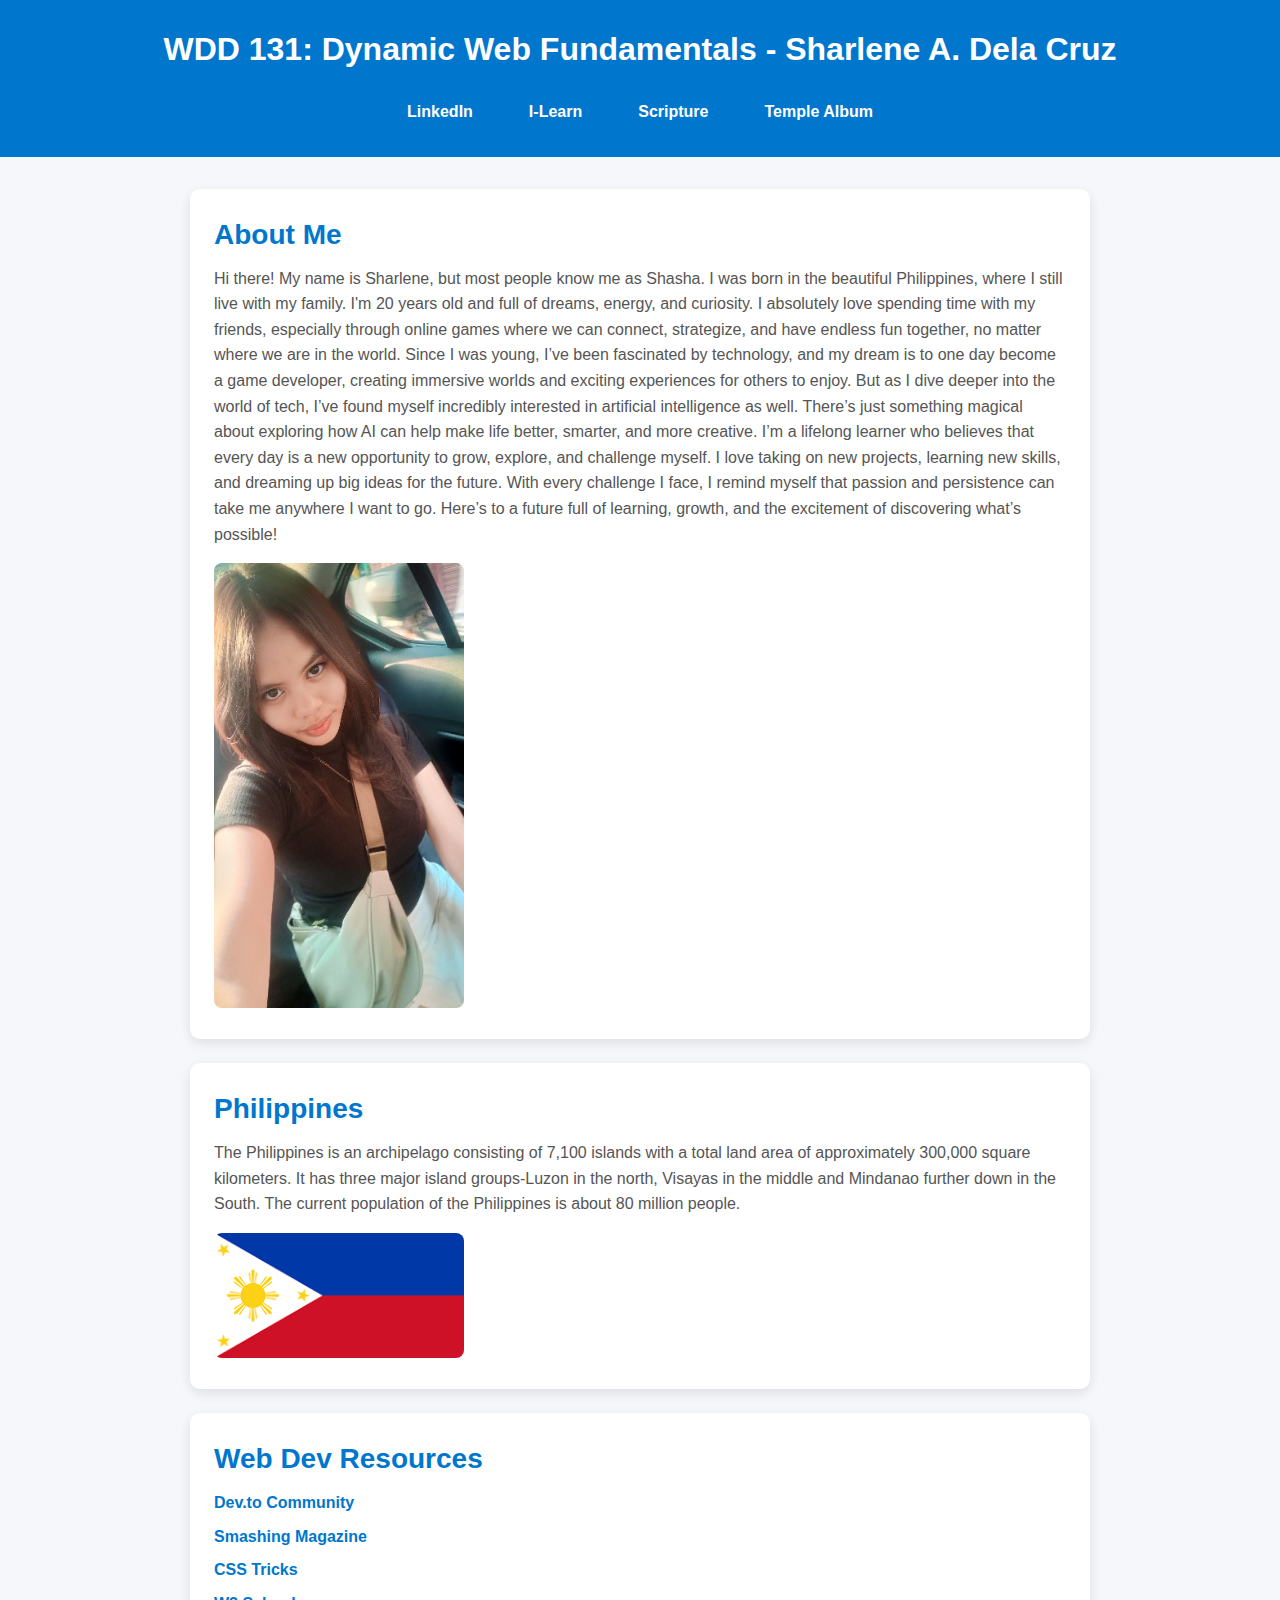
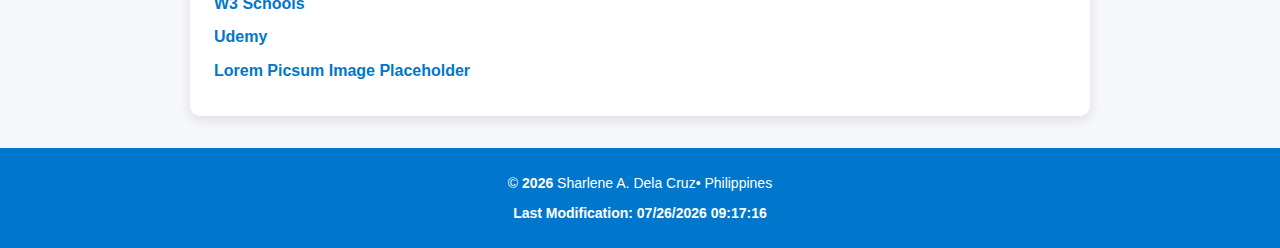
<file: index.html>
<!DOCTYPE html>
<html lang="en">

<head>
    <meta charset="UTF-8">
    <meta name="viewport" content="width=device-width, initial-scale=1.0">
    <title>WDD 131 - Dynamic Web Fundamentals - Sharlene A. Dela Cruz</title>
    <meta name="description" content="WDD 131 - Dynamic Web Fundamentals by Your Full Name">
    <meta name="author" content="Your Full Name">
    <link rel="stylesheet" href="styles/base.css">
    <script src="scripts/getdates.js" defer></script>
</head>

<body>
    <header>
        <h1>WDD 131: Dynamic Web Fundamentals - Sharlene A. Dela Cruz</h1>
        <nav>
            <a href="https://www.linkedin.com">LinkedIn</a>
            <a href="https://byui.instructure.com/">I-Learn</a>
            <a href="https://www.churchofjesuschrist.org/study/scriptures/bofm/alma/7?lang=eng&id=p8#p8">Scripture</a>
            <a href="temples.html">Temple Album</a>
        </nav>
    </header>

    <main>
        <section class="card">
            <h2>About Me</h2>
            <p>Hi there! My name is Sharlene, but most people know me as Shasha. I was born in the beautiful
                Philippines, where I still live with my family. I'm 20 years old and full of dreams, energy, and
                curiosity. I absolutely love spending time with my friends, especially through online games where we can
                connect, strategize, and have endless fun together, no matter where we are in the world.

                Since I was young, I’ve been fascinated by technology, and my dream is to one day become a game
                developer, creating immersive worlds and exciting experiences for others to enjoy. But as I dive deeper
                into the world of tech, I’ve found myself incredibly interested in artificial intelligence as well.
                There’s just something magical about exploring how AI can help make life better, smarter, and more
                creative.

                I’m a lifelong learner who believes that every day is a new opportunity to grow, explore, and challenge
                myself. I love taking on new projects, learning new skills, and dreaming up big ideas for the future.
                With every challenge I face, I remind myself that passion and persistence can take me anywhere I want to
                go. Here’s to a future full of learning, growth, and the excitement of discovering what’s possible!</p>
            <img src="images/sha.jpg" alt="Sha's Photo">
        </section>

        <section class="card">
            <h2>Philippines</h2>
            <p>The Philippines is an archipelago consisting of 7,100 islands with a total land area of approximately
                300,000 square kilometers. It has three major island groups-Luzon in the north, Visayas in the middle
                and Mindanao further down in the South. The current population of the Philippines is about 80 million
                people.</p>
            <img src="images/ph.png" alt="Flag of Philippines">
        </section>

        <section class="card">
            <h2>Web Dev Resources</h2>
            <ul>
                <li><a href="https://dev.to">Dev.to Community</a></li>
                <li><a href="https://www.smashingmagazine.com">Smashing Magazine</a></li>
                <li><a href="https://css-tricks.com">CSS Tricks</a></li>
                <li><a href="https://www.w3schools.com">W3 Schools</a></li>
                <li><a href="https://www.udemy.com">Udemy</a></li>
                <li><a href="https://placeholder.com">Lorem Picsum Image Placeholder</a></li>
            </ul>
        </section>
    </main>

    <footer>
        <p>&copy; <span id="currentyear"></span> Sharlene A. Dela Cruz• Philippines</p>
        <p id="lastModified"></p>
    </footer>
</body>

</html>
</file>
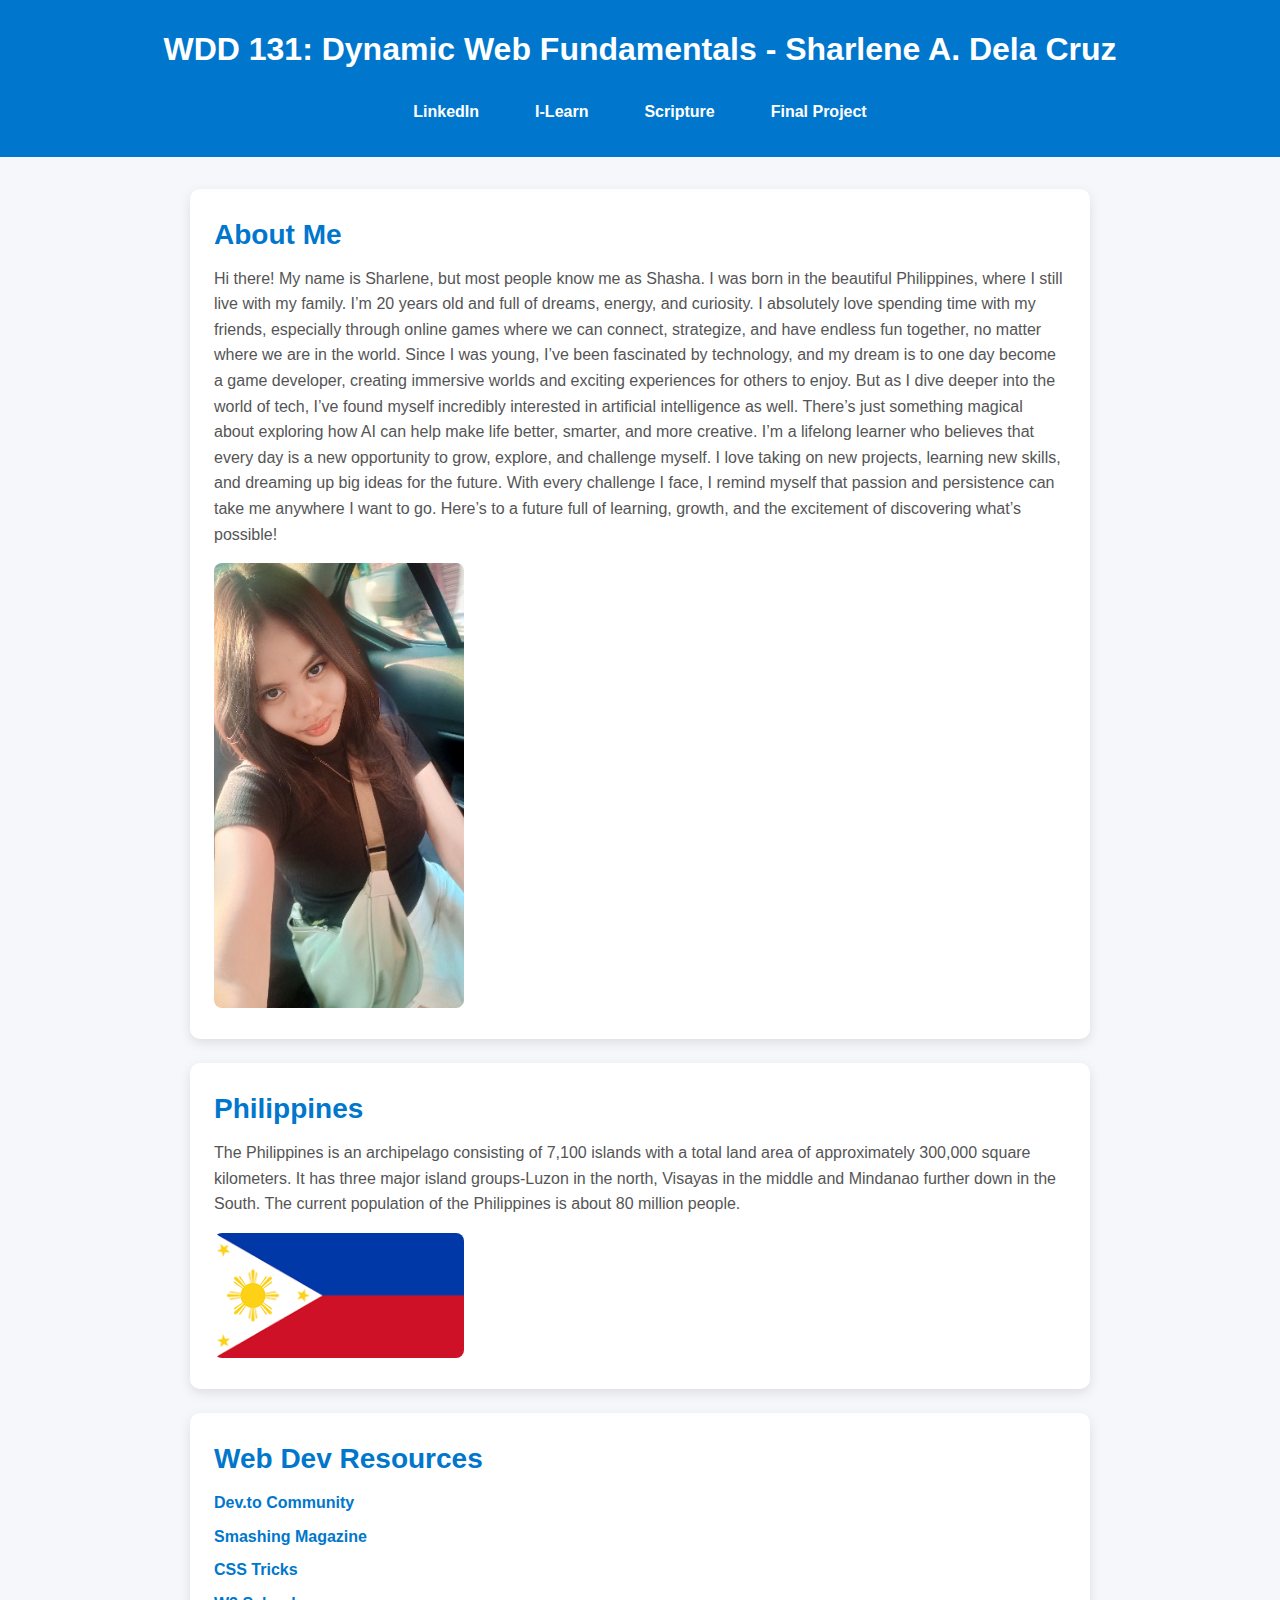
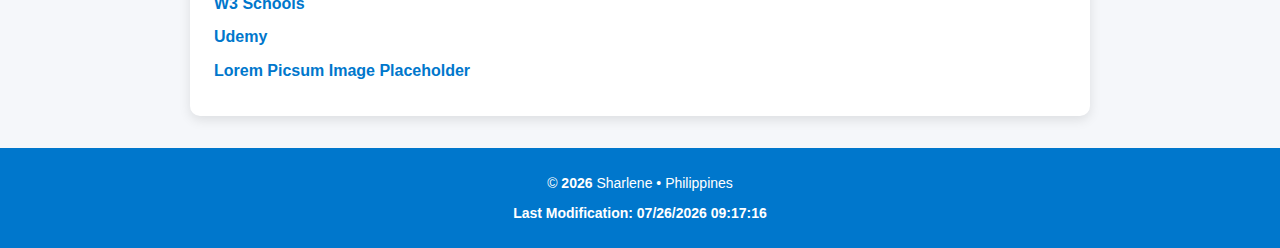
<file: W01 Assignment-Home Page/index.html>
<!DOCTYPE html>
<html lang="en">

<head>
    <meta charset="UTF-8">
    <meta name="viewport" content="width=device-width, initial-scale=1.0">
    <title>WDD 131 - Dynamic Web Fundamentals - Sharlene A. Dela Cruz</title>
    <meta name="description" content="WDD 131 - Dynamic Web Fundamentals by Your Full Name">
    <meta name="author" content="Your Full Name">
    <link rel="stylesheet" href="styles/base.css">
    <script src="scripts/getdates.js" defer></script>
</head>

<body>
    <header>
        <h1>WDD 131: Dynamic Web Fundamentals - Sharlene A. Dela Cruz</h1>
        <nav>
            <a href="https://www.linkedin.com">LinkedIn</a>
            <a href="https://byui.instructure.com/">I-Learn</a>
            <a href="https://www.churchofjesuschrist.org/study/scriptures/bofm/alma/7?lang=eng&id=p8#p8">Scripture</a>
            <a href="#">Final Project</a>
        </nav>
    </header>

    <main>
        <section class="card">
            <h2>About Me</h2>
            <p>Hi there! My name is Sharlene, but most people know me as Shasha. I was born in the beautiful
                Philippines, where I still live with my family. I’m 20 years old and full of dreams, energy, and
                curiosity. I absolutely love spending time with my friends, especially through online games where we can
                connect, strategize, and have endless fun together, no matter where we are in the world.

                Since I was young, I’ve been fascinated by technology, and my dream is to one day become a game
                developer, creating immersive worlds and exciting experiences for others to enjoy. But as I dive deeper
                into the world of tech, I’ve found myself incredibly interested in artificial intelligence as well.
                There’s just something magical about exploring how AI can help make life better, smarter, and more
                creative.

                I’m a lifelong learner who believes that every day is a new opportunity to grow, explore, and challenge
                myself. I love taking on new projects, learning new skills, and dreaming up big ideas for the future.
                With every challenge I face, I remind myself that passion and persistence can take me anywhere I want to
                go. Here’s to a future full of learning, growth, and the excitement of discovering what’s possible!</p>
            <img src="images/sha.jpg" alt="Sha's Photo">
        </section>

        <section class="card">
            <h2>Philippines</h2>
            <p>The Philippines is an archipelago consisting of 7,100 islands with a total land area of approximately
                300,000 square kilometers. It has three major island groups-Luzon in the north, Visayas in the middle
                and Mindanao further down in the South. The current population of the Philippines is about 80 million
                people.</p>
            <img src="images/ph.png" alt="Flag of Philippines">
        </section>

        <section class="card">
            <h2>Web Dev Resources</h2>
            <ul>
                <li><a href="https://dev.to">Dev.to Community</a></li>
                <li><a href="https://www.smashingmagazine.com">Smashing Magazine</a></li>
                <li><a href="https://css-tricks.com">CSS Tricks</a></li>
                <li><a href="https://www.w3schools.com">W3 Schools</a></li>
                <li><a href="https://www.udemy.com">Udemy</a></li>
                <li><a href="https://placeholder.com">Lorem Picsum Image Placeholder</a></li>
            </ul>
        </section>
    </main>

    <footer>
        <p>&copy; <span id="currentyear"></span> Sharlene • Philippines</p>
        <p id="lastModified"></p>
    </footer>
</body>

</html>
</file>
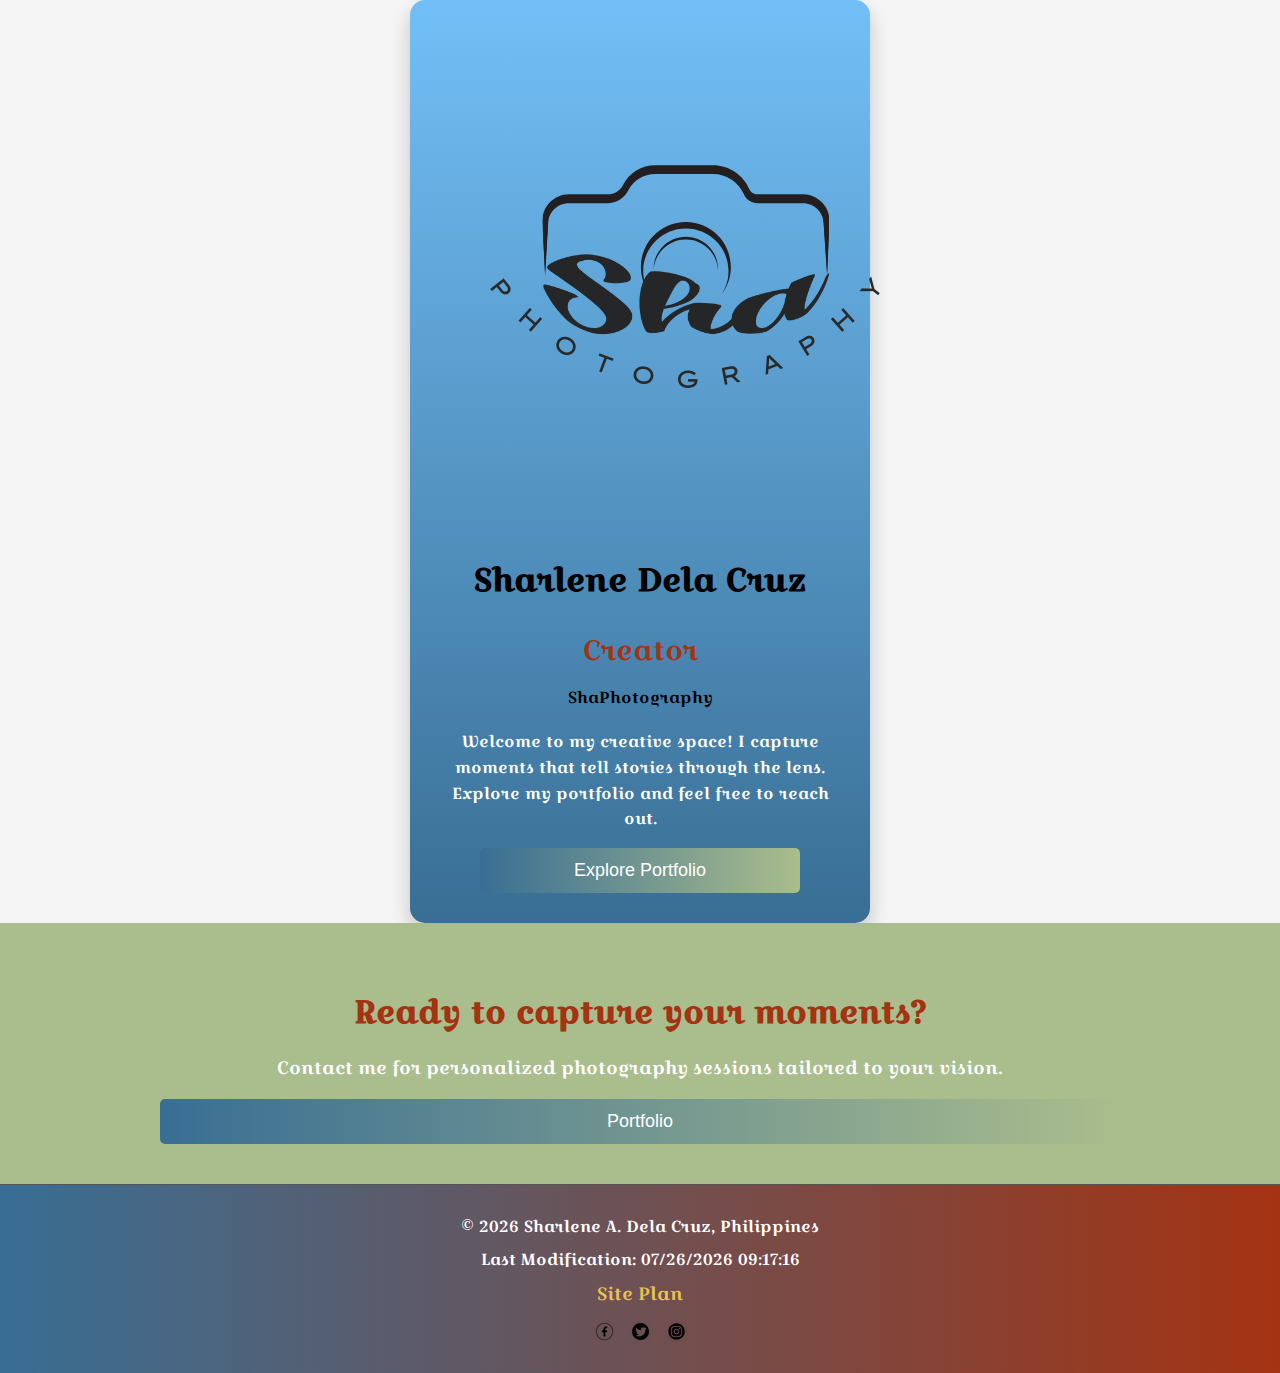
<file: contact.html>
<!DOCTYPE html>
<html lang="en">

<head>
    <meta charset="UTF-8">
    <meta name="viewport" content="width=device-width, initial-scale=1.0">
    <link rel="stylesheet" href="styles/contact.css">
    <script defer src="scripts/getdates.js"></script>
    <title>Contact</title>
</head>

<body>
    <div class="card">
        <img src="images/2Logo.png" alt="logo">
        <h1>Sharlene Dela Cruz</h1>
        <p class="title">Creator</p>
        <p>ShaPhotography</p>


        <div class="introduction">
            <p>Welcome to my creative space! I capture moments that tell stories through the lens. Explore my portfolio
                and feel free to reach out.</p>
        </div>

        <a href="portfolio.html" class='about'>
            <button>Explore Portfolio</button>
        </a>
    </div>


    <section class="cta-section">
        <h2>Ready to capture your moments?</h2>
        <p>Contact me for personalized photography sessions tailored to your vision.</p>
        <a href="portfolio.html" class="cta-button">
            <button>Portfolio</button>
        </a>
    </section>

    <footer>
        <p>&copy; <span id="currentyear"></span> Sharlene A. Dela Cruz, Philippines</p>
        <p id="lastModified"></p>
        <p><a href="siteplan.html">Site Plan</a></p>
        <div class="social">
            <a href="https://www.facebook.com/Shasha.0217">
                <img src="images/facebook.png" alt="Facebook icon">
            </a>
            <a href="https://twitter.com">
                <img src="images/twitter.png" alt="Twitter icon">
            </a>
            <a href="https://instagram.com">
                <img src="images/instagram.png" alt="Instagram icon">
            </a>
        </div>
    </footer>
</body>

</html>
</file>
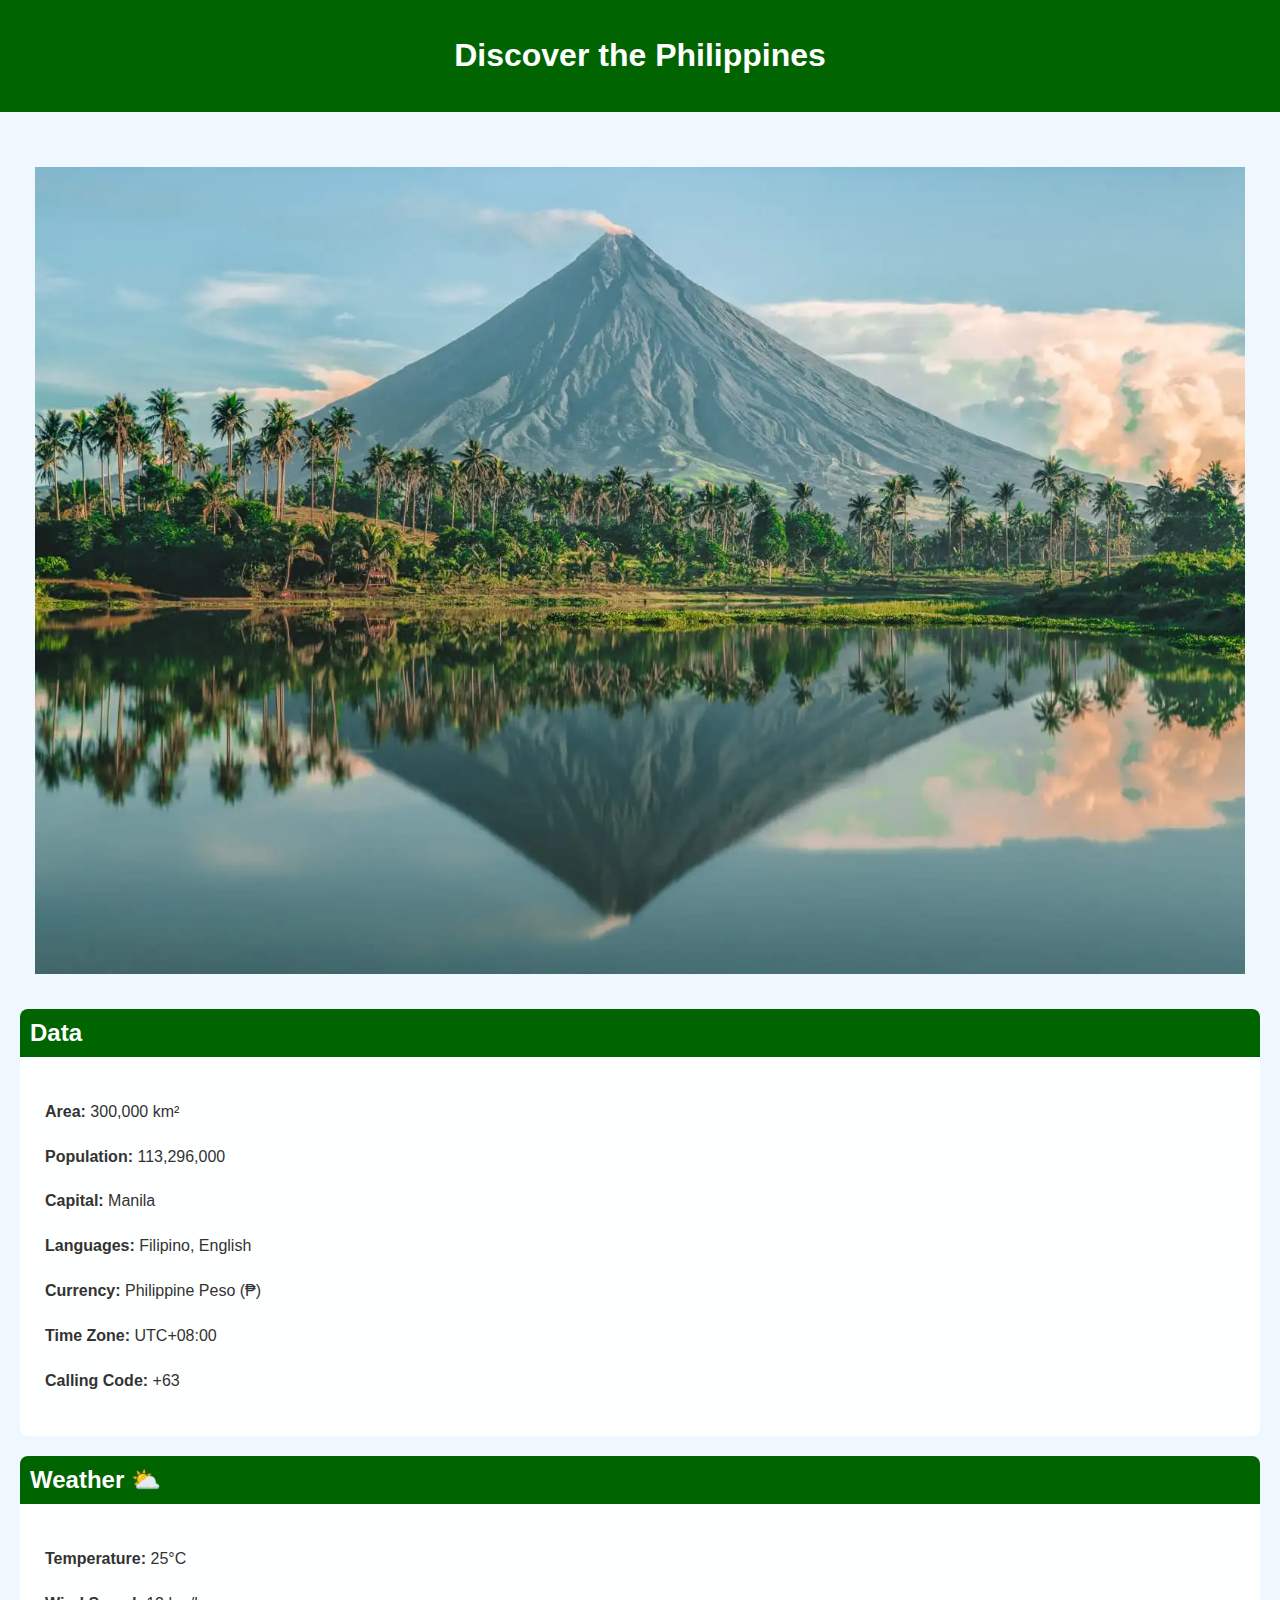
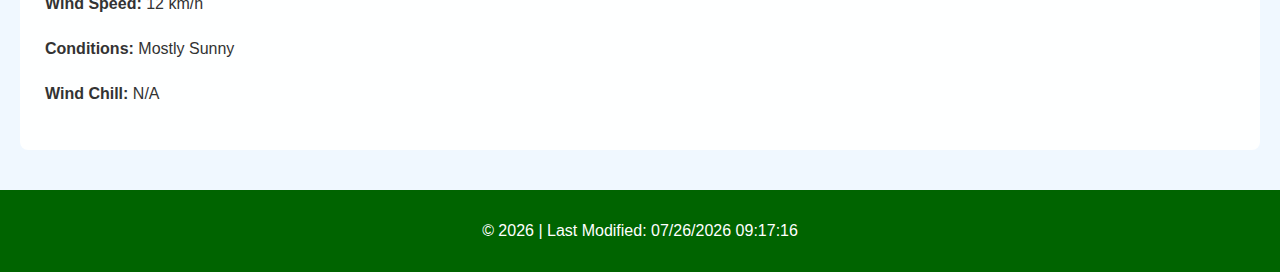
<file: place.html>
<!DOCTYPE html>
<html lang="en">

<head>

    <link rel="preconnect" href="https://fonts.gstatic.com" crossorigin>
    <link href="https://fonts.googleapis.com/css2?family=Poppins:wght@300;400;500;600&display=swap" rel="stylesheet">
    <meta charset="UTF-8">
    <meta name="viewport" content="width=device-width, initial-scale=1.0">
    <meta name="description"
        content="A comprehensive guide to the weather and data of the Philippines, including population, capital, and real-time weather information.">
    <meta name="Author" content="Sharlene Dela Cruz">
    <title>Philippines - WDD131</title>
    <link rel="stylesheet" href="styles/place.css">
    <script src="scripts/place.js" defer></script>
</head>

<body>
    <header>
        <h1>Discover the Philippines</h1>
    </header>

    <main>

        <section class="hero">
            <picture>
                <source srcset="assets/hero/hero-large.webp" media="(min-width: 768px)">
                <source srcset="assets/hero/hero-small.webp" media="(max-width: 767px)">
                <img src="assets/hero/hero-large.webp" alt="Beautiful landscape of the Philippines">
            </picture>
        </section>


        <section class="data">
            <h2>Data</h2>
            <div class="data-info">
                <p><strong>Area:</strong> 300,000 km²</p>
                <p><strong>Population:</strong> 113,296,000</p>
                <p><strong>Capital:</strong> Manila</p>
                <p><strong>Languages:</strong> Filipino, English</p>
                <p><strong>Currency:</strong> Philippine Peso (₱)</p>
                <p><strong>Time Zone:</strong> UTC+08:00</p>
                <p><strong>Calling Code:</strong> +63</p>
            </div>
        </section>


        <section class="weather">
            <h2>Weather ⛅</h2>
            <div class="weather-info">
                <p><strong>Temperature:</strong> <span id="temperature">25°C</span></p>
                <p><strong>Wind Speed:</strong> <span id="wind-speed">12 km/h</span></p>
                <p><strong>Conditions:</strong> Mostly Sunny</p>
                <p><strong>Wind Chill:</strong> <span id="wind-chill">N/A</span></p>
            </div>
        </section>
    </main>

    <footer>
        <p>© <span id="current-year"></span> | Last Modified: <span id="last-modified"></span></p>
    </footer>
</body>

</html>
</file>
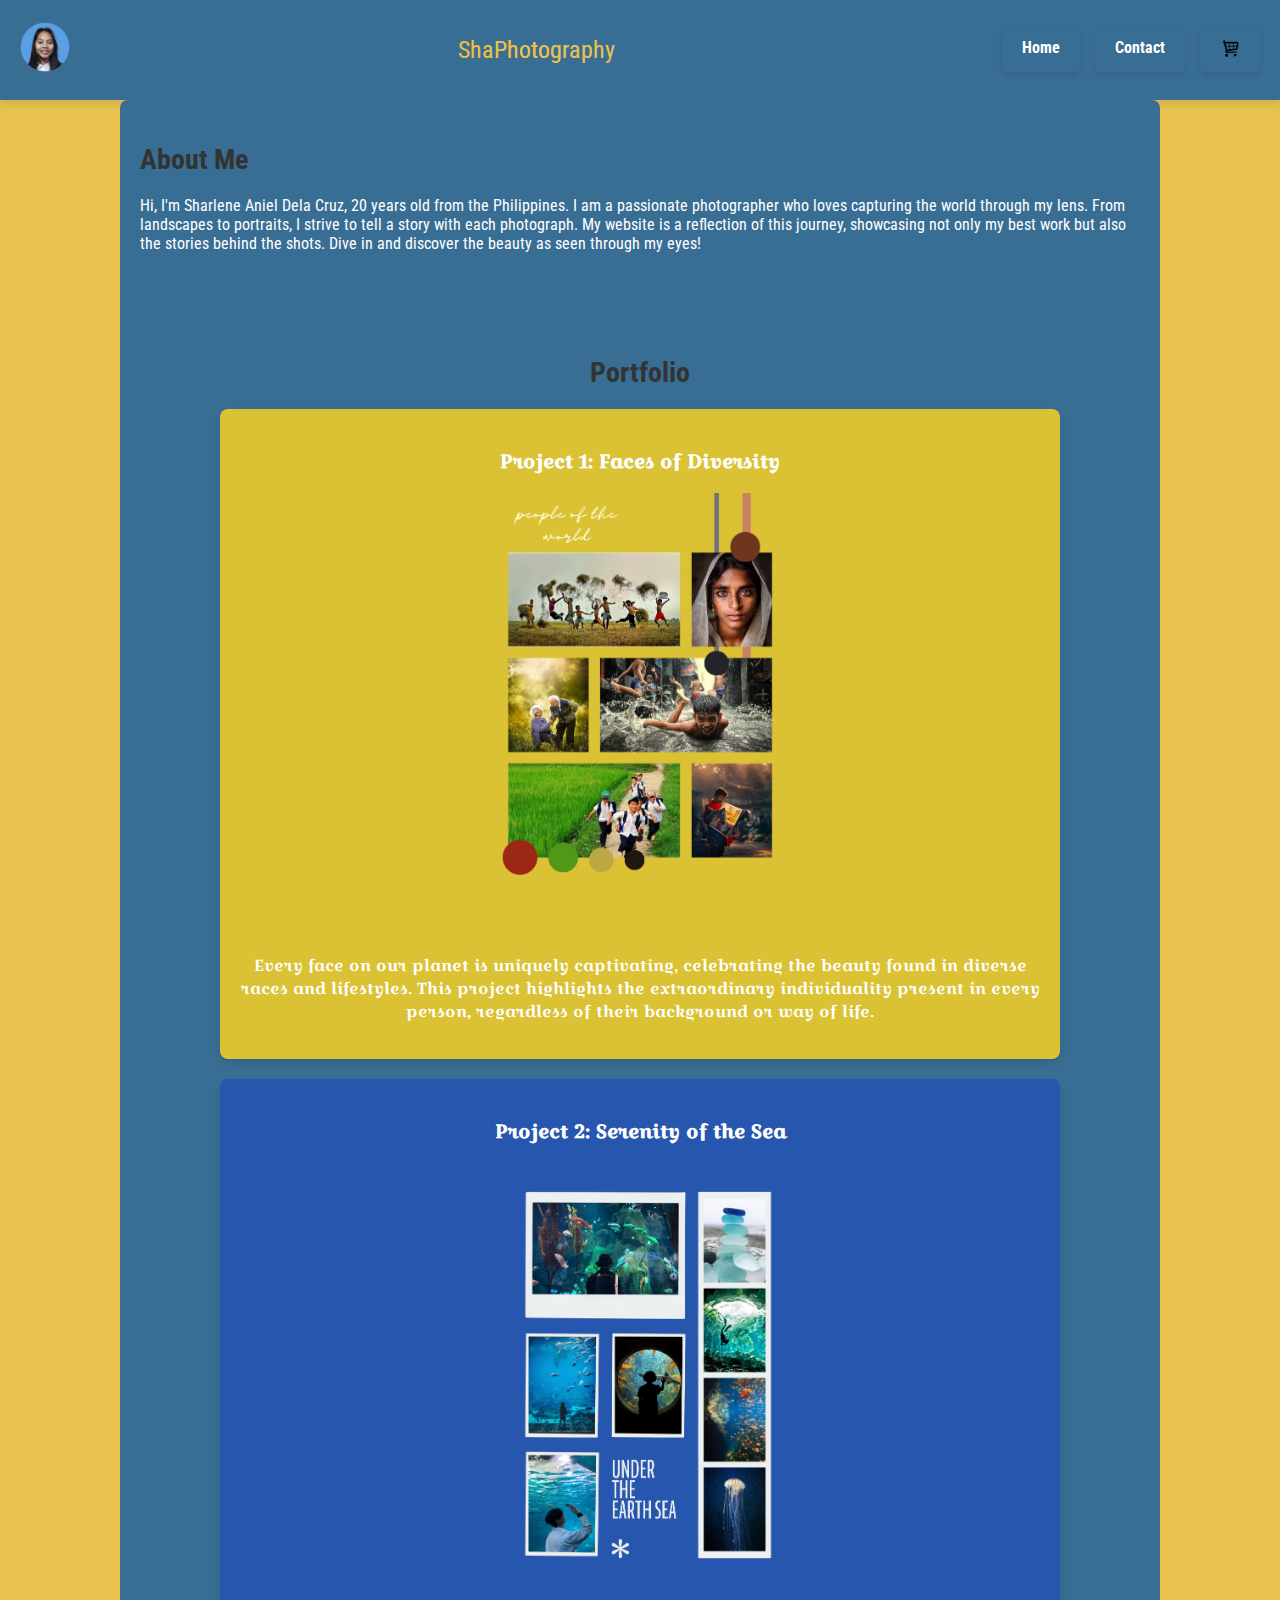
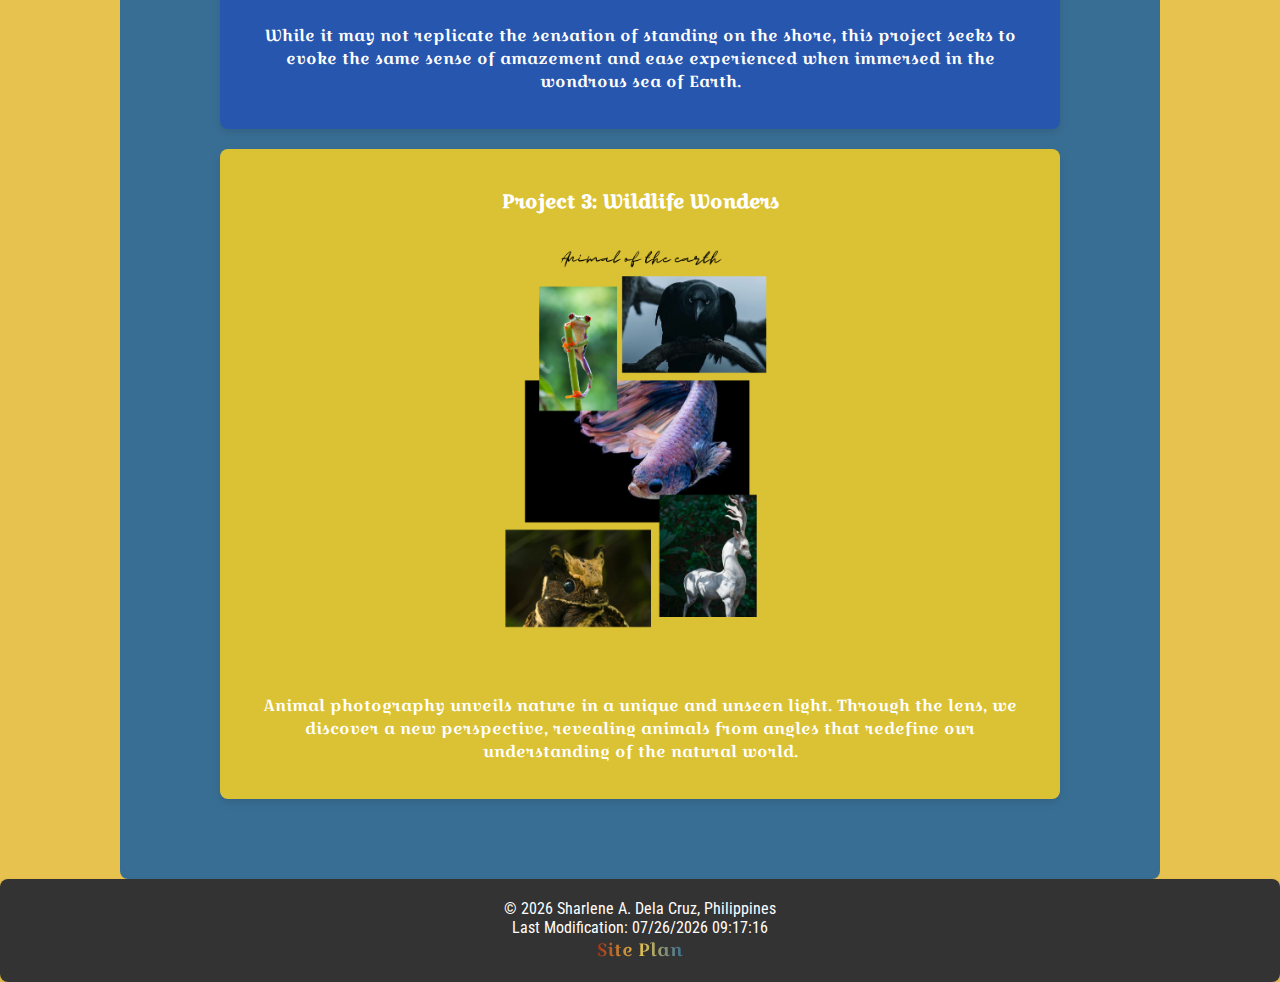
<file: portfolio.html>
<!DOCTYPE html>
<html lang="en">

<head>
    <meta charset="UTF-8">
    <meta name="viewport" content="width=device-width, initial-scale=1.0">
    <title>My Portfolio</title>
    <link rel="stylesheet" href="styles/portfolio.css">
    <script defer src="scripts/getdates.js"></script>
</head>

<body>
    <header>
        <a href="contact.html" aria-label="Profile Page">
            <img src="images/face.png" alt="Profile Picture" class="face"
                style="width: 50px; height: auto; border-radius: 50%;">
        </a>
        <p><a href="site.html" class="site-title">ShaPhotography</a></p>
        <nav>
            <a href="site.html">Home</a>
            <a href="contact.html">Contact</a>
            <a href="buy.html" aria-label="Shopping Cart">
                <img src="images/cart.png" alt="Cart" class="buy" style="width: 20px; height: auto;">
            </a>
        </nav>
    </header>

    <div class="container">
        <section id="about">
            <h2>About Me</h2>
            <p>
                Hi, I'm Sharlene Aniel Dela Cruz, 20 years old from the Philippines. I am a passionate photographer who
                loves capturing the world through my lens. From landscapes to portraits, I strive to tell a story with
                each photograph.
                My website is a reflection of this journey, showcasing not only my best work but also the stories behind
                the shots. Dive in and discover the beauty as seen through my eyes!
            </p>
        </section>

        <section id="portfolio">
            <h2>Portfolio</h2>

            <div class="project">
                <h3>Project 1: Faces of Diversity</h3>
                <a href="images/project1.png">
                    <img src="images/project1.png" alt="Portraits showing diverse faces, Project 1: Faces of Diversity">
                </a>
                <p>
                    Every face on our planet is uniquely captivating, celebrating the beauty found in diverse races and
                    lifestyles.
                    This project highlights the extraordinary individuality present in every person, regardless of their
                    background or way of life.
                </p>
            </div>

            <div class="project">
                <h3>Project 2: Serenity of the Sea</h3>
                <a href="images/project2.png">
                    <img src="images/project2.png" alt="A peaceful seascape, Project 2: Serenity of the Sea">
                </a>
                <p>
                    While it may not replicate the sensation of standing on the shore, this project seeks to evoke the
                    same sense of amazement and ease experienced when immersed in the wondrous sea of Earth.
                </p>
            </div>

            <div class="project">
                <h3>Project 3: Wildlife Wonders</h3>
                <a href="images/project3.png">
                    <img src="images/project3.png"
                        alt="Wildlife photography showcasing animals in their natural habitat, Project 3: Wildlife Wonders">
                </a>
                <p>
                    Animal photography unveils nature in a unique and unseen light. Through the lens, we discover a new
                    perspective, revealing animals from angles that redefine our understanding of the natural world.
                </p>
            </div>

        </section>
    </div>

    <footer>
        <p>&copy; <span id="currentyear"></span> Sharlene A. Dela Cruz, Philippines</p>
        <p id="lastModified"></p>
        <p><a href="siteplan.html">Site Plan</a></p>
    </footer>
</body>

</html>
</file>
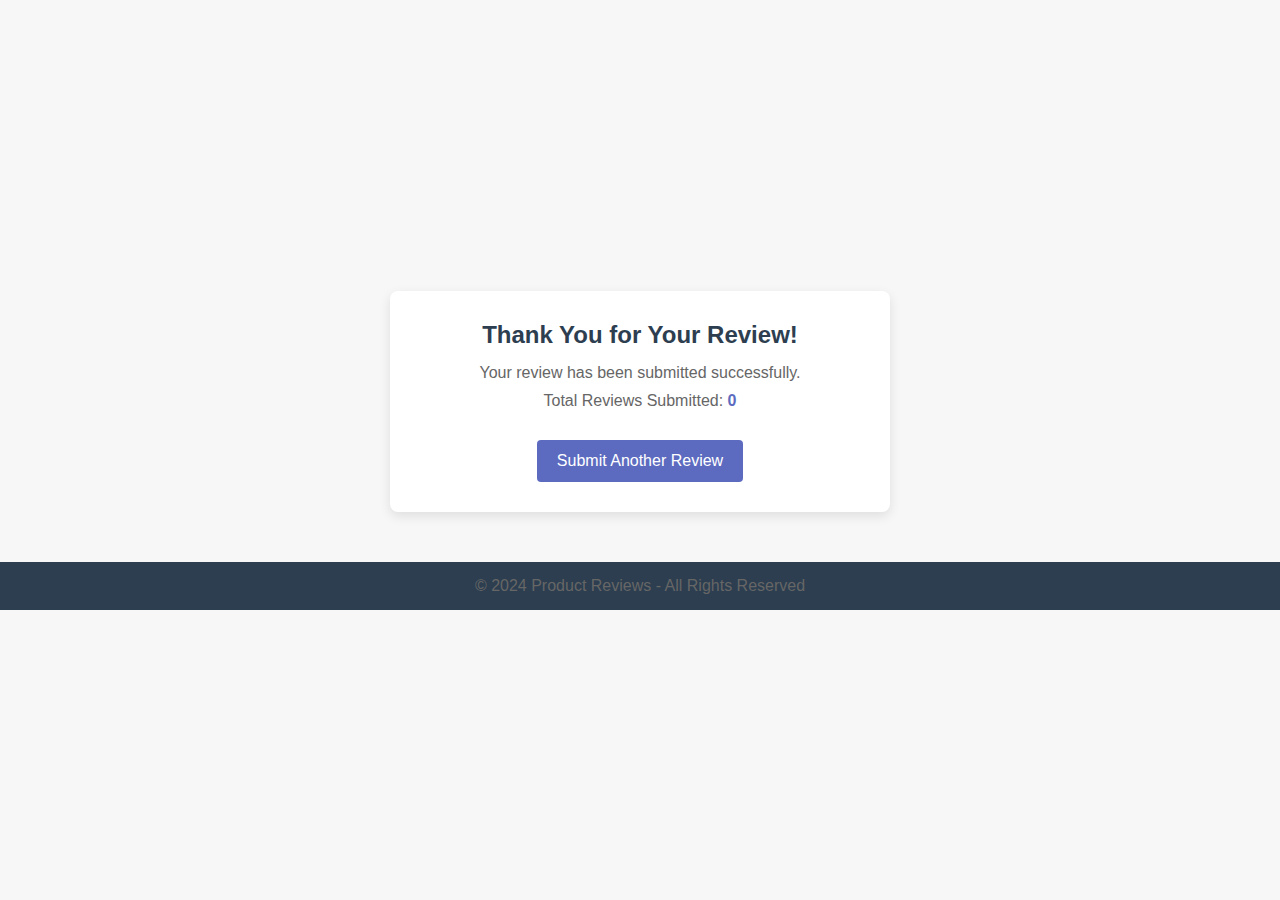
<file: review.html>
<!DOCTYPE html>
<html lang="en">

<head>
    <meta charset="UTF-8">
    <meta name="viewport" content="width=device-width, initial-scale=1.0">
    <title>Review Confirmation</title>
    <link rel="stylesheet" href="styles/review.css">
</head>

<body>

    <div class="confirmation-container">
        <h1>Thank You for Your Review!</h1>
        <p>Your review has been submitted successfully.</p>
        <p>Total Reviews Submitted: <span id="review-count">0</span></p>
        <button onclick="window.location.href = 'form.html';">Submit Another Review</button>
    </div>

    <footer>
        <p>&#169; 2024 Product Reviews - All Rights Reserved</p>
    </footer>

    <script>

        const reviewCount = localStorage.getItem('reviewCount');
        document.getElementById('review-count').textContent = reviewCount ? reviewCount : 0;
    </script>
</body>

</html>
</file>
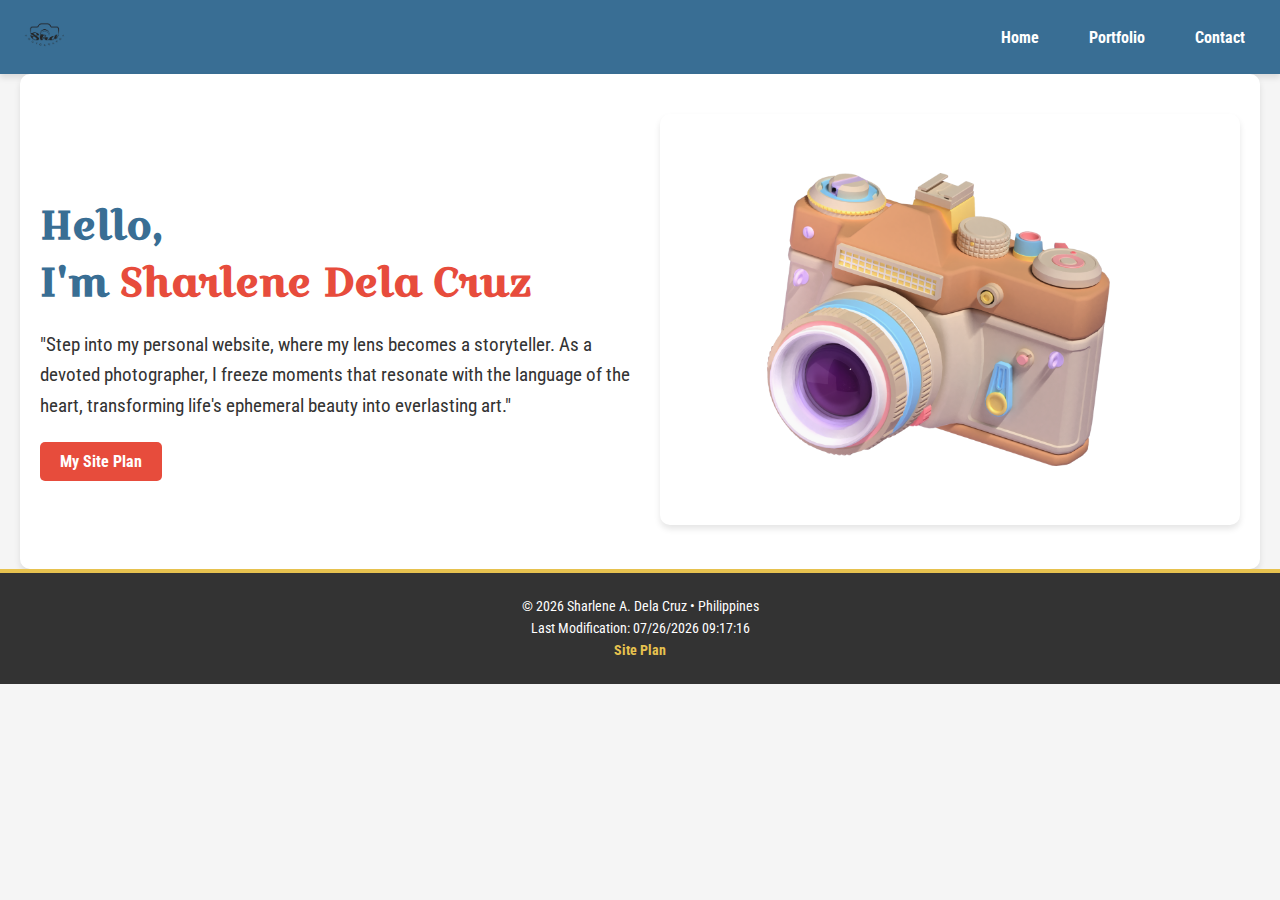
<file: site.html>
<!DOCTYPE html>
<html lang="en">

<head>
    <meta charset="UTF-8">
    <meta name="viewport" content="width=device-width, initial-scale=1.0">
    <title>Website Project</title>
    <link rel="stylesheet" href="styles/site.css">
    <script defer src="scripts/site.js"></script>
</head>

<body>
    <header>
        <div class="logo">
            <a href="#"><img src="images/2Logo.png" class="face" alt="logo"></a>
        </div>
        <nav aria-label="Main Navigation">
            <ul>
                <li><a class="homepage" href="site.html">Home</a></li>
                <li><a class="port" href="portfolio.html">Portfolio</a></li>
                <li><a class='plan' href="contact.html">Contact</a></li>
            </ul>
        </nav>
    </header>

    <main>
        <section class="hero-section">
            <div class="content-box">
                <h2>Hello,<br> I'm <span>Sharlene Dela Cruz</span></h2>
                <p>"Step into my personal website, where my lens becomes a storyteller. As a devoted photographer, I
                    freeze moments that resonate with the language of the heart, transforming life's ephemeral beauty
                    into everlasting art."</p>
                <a class="about" href="siteplan.html">My Site Plan</a>
            </div>
            <div class="image-box">
                <img src="images/bg.png" class="bg" alt="Decorative background image" loading="lazy"
                    style="width: 700px; height: auto;">
            </div>
        </section>

    </main>

    <footer>
        <p>&copy; <span id="currentyear"></span> Sharlene A. Dela Cruz • Philippines</p>
        <p id="lastModified"></p>
        <p><a href="siteplan.html">Site Plan</a></p>
    </footer>
</body>

</html>
</file>
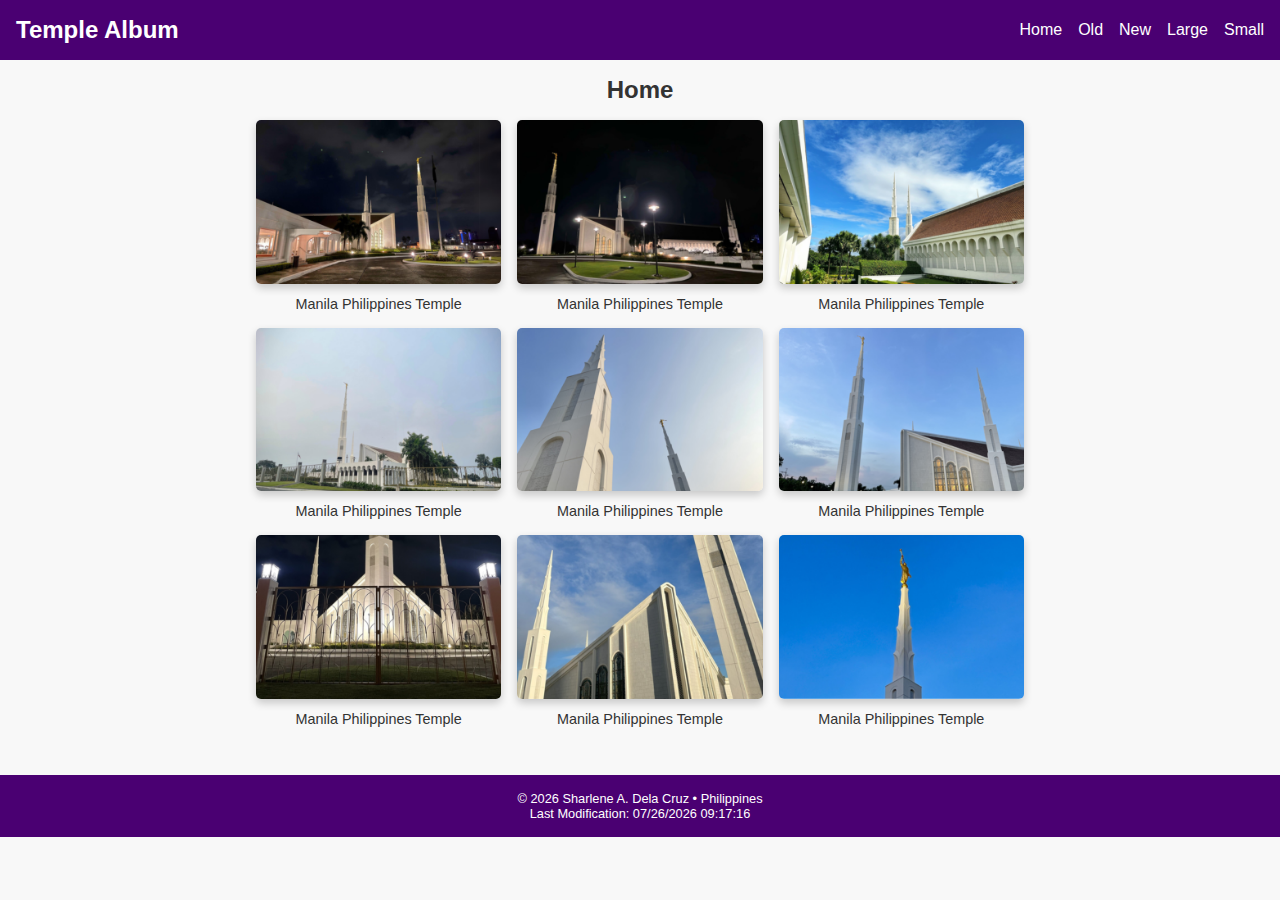
<file: temples.html>
<!DOCTYPE html>
<html lang="en">

<head>
    <meta charset="UTF-8">
    <meta name="viewport" content="width=device-width, initial-scale=1.0">
    <title>Temple Album</title>
    <link rel="stylesheet" href="styles/temples.css">
    <link rel="stylesheet" href="styles/temples-large.css" media="screen and (min-width: 768px)">
    <script defer src="scripts/temples.js"></script>
</head>

<body>
    <header>
        <h1>Temple Album</h1>
        <button id="menu-toggle">☰</button>
        <nav id="main-nav">
            <ul>
                <li><a href="#">Home</a></li>
                <li><a href="#">Old</a></li>
                <li><a href="#">New</a></li>
                <li><a href="#">Large</a></li>
                <li><a href="#">Small</a></li>
            </ul>
        </nav>
    </header>

    <main>
        <h2>Home</h2>
        <div class="gallery">
            <figure>
                <img src="images/1.png" alt="Manila Philippines Temple">
                <figcaption>Manila Philippines Temple</figcaption>
            </figure>
            <figure>
                <img src="images/2.png" alt="Manila Philippines Temple">
                <figcaption>Manila Philippines Temple</figcaption>
            </figure>
            <figure>
                <img src="images/3.png" alt="Manila Philippines Temple">
                <figcaption>Manila Philippines Temple</figcaption>
            </figure>
            <figure>
                <img src="images/4.png" alt="Manila Philippines Temple">
                <figcaption>Manila Philippines Temple</figcaption>
            </figure>
            <figure>
                <img src="images/5.png" alt="SManila Philippines Temple">
                <figcaption>Manila Philippines Temple</figcaption>
            </figure>
            <figure>
                <img src="images/6.png" alt="Manila Philippines Temple">
                <figcaption>Manila Philippines Temple</figcaption>
            </figure>
            <figure>
                <img src="images/7.png" alt="Manila Philippines Temple">
                <figcaption>Manila Philippines Temple</figcaption>
            </figure>
            <figure>
                <img src="images/8.png" alt="Manila Philippines Temple">
                <figcaption>Manila Philippines Temple</figcaption>
            </figure>

            <figure>
                <img src="images/9.png" alt="Manila Philippines Temple">
                <figcaption>Manila Philippines Temple</figcaption>
            </figure>
        </div>
    </main>

    <footer>
        <p>&copy; <span id="currentyear"></span> Sharlene A. Dela Cruz • Philippines</p>
        <p id="lastModified"></p>
    </footer>
</body>

</html>
</file>
<file: styles/base.css>
* {
    margin: 0;
    padding: 0;
    box-sizing: border-box;
}

body {
    font-family: 'Open Sans', sans-serif;
    color: #333;
    background-color: #f5f7fa;
    display: flex;
    flex-direction: column;
    align-items: center;
    line-height: 1.6;
}


header {
    width: 100%;
    background-color: #0077cc;
    color: #ffffff;
    text-align: center;
    padding: 1.5rem 0;
}

header h1 {
    font-size: 2rem;
    font-weight: bold;
}

nav {
    display: flex;
    justify-content: center;
    gap: 1.5rem;
    margin-top: 1rem;
}

nav a {
    color: #ffffff;
    text-decoration: none;
    font-weight: bold;
    padding: 0.5rem 1rem;
    border-radius: 5px;
    transition: background-color 0.3s, transform 0.3s;
}

nav a:hover {
    background-color: #005fa3;
    transform: scale(1.05);
}


main {
    max-width: 900px;
    width: 90%;
    display: grid;
    gap: 1.5rem;
    padding: 2rem 0;
}

.card {
    background: #ffffff;
    padding: 1.5rem;
    border-radius: 10px;
    box-shadow: 0 4px 12px rgba(0, 0, 0, 0.1);
    transition: transform 0.3s, box-shadow 0.3s;
}

.card:hover {
    transform: translateY(-5px);
    box-shadow: 0 6px 18px rgba(0, 0, 0, 0.15);
}

.card h2 {
    font-size: 1.75rem;
    color: #0077cc;
    margin-bottom: 0.5rem;
}

.card p {
    font-size: 1rem;
    color: #555;
}

.card img {
    width: 100%;
    max-width: 250px;
    margin-top: 1rem;
    border-radius: 8px;
}


.card ul {
    list-style-type: none;
    padding: 0;
}

.card ul li {
    margin-bottom: 0.5rem;
}

.card ul li a {
    color: #0077cc;
    text-decoration: none;
    font-weight: bold;
    transition: color 0.3s;
}

.card ul li a:hover {
    color: #005fa3;
}


footer {
    width: 100%;
    text-align: center;
    background-color: #0077cc;
    color: #ffffff;
    padding: 1rem 0;
    font-size: 0.875rem;
}

footer p {
    margin: 0.5rem 0;
}

footer #currentyear,
footer #lastModified {
    font-weight: bold;
}


@media (max-width: 600px) {
    header h1 {
        font-size: 1.5rem;
    }

    nav {
        flex-direction: column;
        gap: 0.5rem;
    }

    .card h2 {
        font-size: 1.5rem;
    }
}
</file>
<file: W01 Assignment-Home Page/styles/base.css>
* {
    margin: 0;
    padding: 0;
    box-sizing: border-box;
}

body {
    font-family: 'Open Sans', sans-serif;
    color: #333;
    background-color: #f5f7fa;
    display: flex;
    flex-direction: column;
    align-items: center;
    line-height: 1.6;
}


header {
    width: 100%;
    background-color: #0077cc;
    color: #ffffff;
    text-align: center;
    padding: 1.5rem 0;
}

header h1 {
    font-size: 2rem;
    font-weight: bold;
}

nav {
    display: flex;
    justify-content: center;
    gap: 1.5rem;
    margin-top: 1rem;
}

nav a {
    color: #ffffff;
    text-decoration: none;
    font-weight: bold;
    padding: 0.5rem 1rem;
    border-radius: 5px;
    transition: background-color 0.3s, transform 0.3s;
}

nav a:hover {
    background-color: #005fa3;
    transform: scale(1.05);
}


main {
    max-width: 900px;
    width: 90%;
    display: grid;
    gap: 1.5rem;
    padding: 2rem 0;
}

.card {
    background: #ffffff;
    padding: 1.5rem;
    border-radius: 10px;
    box-shadow: 0 4px 12px rgba(0, 0, 0, 0.1);
    transition: transform 0.3s, box-shadow 0.3s;
}

.card:hover {
    transform: translateY(-5px);
    box-shadow: 0 6px 18px rgba(0, 0, 0, 0.15);
}

.card h2 {
    font-size: 1.75rem;
    color: #0077cc;
    margin-bottom: 0.5rem;
}

.card p {
    font-size: 1rem;
    color: #555;
}

.card img {
    width: 100%;
    max-width: 250px;
    margin-top: 1rem;
    border-radius: 8px;
}


.card ul {
    list-style-type: none;
    padding: 0;
}

.card ul li {
    margin-bottom: 0.5rem;
}

.card ul li a {
    color: #0077cc;
    text-decoration: none;
    font-weight: bold;
    transition: color 0.3s;
}

.card ul li a:hover {
    color: #005fa3;
}


footer {
    width: 100%;
    text-align: center;
    background-color: #0077cc;
    color: #ffffff;
    padding: 1rem 0;
    font-size: 0.875rem;
}

footer p {
    margin: 0.5rem 0;
}

footer #currentyear,
footer #lastModified {
    font-weight: bold;
}


@media (max-width: 600px) {
    header h1 {
        font-size: 1.5rem;
    }

    nav {
        flex-direction: column;
        gap: 0.5rem;
    }

    .card h2 {
        font-size: 1.5rem;
    }
}
</file>
<file: styles/contact.css>
@import url('https://fonts.googleapis.com/css2?family=Croissant+One&family=Roboto+Condensed&display=swap');

:root {
    --heading-font: "Croissant One";
    --paragraph-font: 'Roboto Condensed', Helvetica, sans-serif;
    --primary-color: #333;
    --accent-color-1: #396e94;
    --accent-color-2: #aabd8c;
    --accent-color-3: #a43312;
}

body {
    background-color: #f5f5f5;
    font-family: var(--heading-font);
    margin: 0;
}

.card {
    box-shadow: 0 10px 20px rgba(0, 0, 0, 0.2);
    max-width: 400px;
    margin: auto;
    text-align: center;
    padding: 30px;
    background: linear-gradient(to bottom, #72bff7, #396e94);
    border-radius: 15px;
    transition: transform 0.3s ease-in-out, box-shadow 0.3s ease-in-out;
}

.card:hover {
    transform: scale(1.05);
    box-shadow: 0 15px 30px rgba(0, 0, 0, 0.3);
}

.title {
    color: var(--accent-color-3);
    font-size: 28px;
    font-family: var(--heading-font);
    margin-bottom: 10px;
}

button {
    background: linear-gradient(to right, var(--accent-color-1), var(--accent-color-2));
    border: none;
    border-radius: 5px;
    color: #fff;
    font-size: 18px;
    padding: 12px;
    cursor: pointer;
    width: 80%;
    transition: background 0.3s ease-in-out;
}

button:hover {
    background: linear-gradient(to right, var(--accent-color-2), var(--accent-color-1));
}

a {
    text-decoration: none;
    font-size: 18px;
    color: var(--accent-color-2);
    transition: color 0.3s ease-in-out;
}

a:hover {
    color: var(--accent-color-1);
}

.introduction {
    margin-top: 20px;
    color: #fff;
    font-size: 16px;
    line-height: 1.6;
}

.cta-section {
    background-color: var(--accent-color-2);
    color: #fff;
    text-align: center;
    padding: 40px;
}

.cta-section h2 {
    font-size: 32px;
    margin-bottom: 20px;
    color: var(--accent-color-3);
}

.cta-section p {
    font-size: 18px;
    line-height: 1.5;
}

.cta-button {
    margin-top: 20px;
}

footer {
    background: linear-gradient(to right, var(--accent-color-1), var(--accent-color-3));
    color: #fff;
    padding: 20px 0;
    text-align: center;
    border-top: 1px solid #555;
}

footer p,
footer a {
    margin: 10px 0;
}

footer a {
    color: #e7c24f;
    text-decoration: none;
    transition: color 0.3s ease-in-out;
}

footer a:hover {
    color: #f39c12;
}
</file>
<file: styles/place.css>
:root {
    --primary-color: #006400;

    --secondary-color: #f0f8ff;

}

body {
    font-family: Arial, sans-serif;
    margin: 0;
    padding: 0;
    background-color: var(--secondary-color);

    color: #333;
}

header {
    background-color: var(--primary-color);

    color: white;
    text-align: center;
    padding: 1rem;
}

main {
    padding: 20px;
}

.hero img {
    width: 100%;
    height: auto;
    display: block;
}

section {
    margin: 20px 0;
    padding: 15px;
    border-radius: 8px;
}

.data,
.weather {
    background-color: rgba(255, 255, 255, 0.9);
    padding: 15px;
    border-radius: 8px;
}

.data h2,
.weather h2 {
    background-color: var(--primary-color);
    /* Using the global variable */
    color: white;
    margin: -15px -15px 15px;
    padding: 10px;
    border-radius: 8px 8px 0 0;
}

.data-info,
.weather-info {
    padding: 10px;
    line-height: 1.8;
}

footer {
    text-align: center;
    padding: 1rem;
    background-color: var(--primary-color);
    /* Using the global variable */
    color: white;
}
</file>
<file: styles/portfolio.css>
@import url('https://fonts.googleapis.com/css2?family=Croissant+One&family=Roboto+Condensed&display=swap');

:root {
    --heading-font: "Croissant One";
    --paragraph-font: 'Roboto Condensed', Helvetica, sans-serif;
    --primary-color: #333;
    --accent-color: #396e94;
    --secondary-color: #e74c3c;
    --hover-color: #e7c24f;
}

body {
    font-family: var(--paragraph-font);
    background-color: var(--hover-color);
    margin: 0;
    padding: 0;
}

header {
    background-color: var(--accent-color);
    color: #fff;
    text-align: center;
    padding: 20px;
    font-family: var(--heading-font);
    box-shadow: 0 4px 8px rgba(0, 0, 0, 0.1);
    display: flex;
    align-items: center;
    justify-content: space-between;
    gap: 10px;
}

header img {
    width: 50px;
    height: auto;
    border-radius: 50%;
}

header .site-title {
    font-size: 24px;
    color: var(--hover-color);
    text-decoration: none;
    font-family: var(--paragraph-font);
}

nav {
    font-family: var(--paragraph-font);
    display: flex;
    gap: 15px;
}

nav a {
    text-decoration: none;
    color: #fff;
    font-weight: bold;
    padding: 10px 20px;
    border-radius: 5px;
    box-shadow: 0 3px 6px rgba(0, 0, 0, 0.1);
    background-color: var(--accent-color);
    transition: transform 0.3s ease, background-color 0.3s ease;
}

nav a:hover {
    transform: translateY(-5px);
    background-color: var(--hover-color);
}

.container {
    max-width: 1000px;
    margin: 0 auto;
    padding: 20px;
    background-color: var(--accent-color);
    border-radius: 8px;
    color: #fff;
}

#about {
    margin-bottom: 40px;
}

#portfolio {
    text-align: center;
    padding: 40px 0;
}

h2 {
    color: var(--primary-color);
    font-size: 28px;
    margin-bottom: 20px;
}

.project {
    margin-bottom: 40px;
    padding: 20px;
    background-color: #f9f9f9;
    border-radius: 8px;
    box-shadow: 0 4px 8px rgba(0, 0, 0, 0.1);
    transition: transform 0.3s ease;
    font-family: var(--heading-font);
    max-width: 800px;
    margin: 20px auto;
}

.project img {
    width: 100%;
    max-width: 300px;
    height: auto;
    border-radius: 8px;
    margin-bottom: 15px;
}

.project:hover {
    transform: scale(1.05);
}

.project:nth-child(odd) {
    background-color: #b48d5f;
}

.project:nth-child(even) {
    background-color: #dbc234;
}

.project:nth-child(3n) {
    background-color: #2756ae;
}

p a {
    background-clip: text;
    -webkit-background-clip: text;
    color: transparent;
    background-image: linear-gradient(to right, #a43312, #e7c24f, #396e94);
    font-family: var(--heading-font);
    font-size: large;
}

p {
    color: #ffffff;
}

footer {
    background-color: var(--primary-color);
    color: #fff;
    padding: 20px 0;
    text-align: center;
    border-radius: 8px;
    box-shadow: 0 4px 8px rgba(0, 0, 0, 0.1);
}

footer p {
    margin: 0;
}
</file>
<file: styles/review.css>
* {
    margin: 0;
    padding: 0;
    box-sizing: border-box;
}

body {
    font-family: Arial, sans-serif;
    background-color: #f7f7f7;
    display: flex;
    flex-direction: column;
    justify-content: center;
    align-items: center;
    height: 100vh;
    color: #333;
}

.confirmation-container {
    background-color: #ffffff;
    padding: 30px;
    border-radius: 8px;
    box-shadow: 0 4px 12px rgba(0, 0, 0, 0.1);
    text-align: center;
    width: 100%;
    max-width: 500px;
    margin-bottom: 20px;
}

h1 {
    color: #2d3e50;
    font-size: 24px;
    margin-bottom: 15px;
}

p {
    color: #666;
    font-size: 16px;
    margin-bottom: 10px;
}

#review-count {
    font-weight: bold;
    color: #5c6bc0;
    /* Color for review count */
}

button {
    background-color: #5c6bc0;
    color: white;
    border: none;
    padding: 12px 20px;
    font-size: 16px;
    cursor: pointer;
    border-radius: 4px;
    transition: background-color 0.3s ease;
    margin-top: 20px;
}

button:hover {
    background-color: #3f4e9f;
}

footer {
    text-align: center;
    padding: 15px;
    background-color: #2c3e50;
    color: white;
    font-size: 14px;
    width: 100%;
    margin-top: 30px;
}

footer p {
    margin: 0;
}
</file>
<file: styles/site.css>
@import url('https://fonts.googleapis.com/css2?family=Croissant+One&family=Roboto+Condensed&display=swap');

:root {
    --heading-font: 'Croissant One', cursive;
    --paragraph-font: 'Roboto Condensed', sans-serif;
    --primary-color: #333;
    --accent-color: #396e94;
    --secondary-color: #e74c3c;
    --hover-color: #e7c24f;
    --background-color: #f5f5f5;
}

body {
    font-family: var(--paragraph-font);
    background-color: var(--background-color);
    margin: 0;
    padding: 0;
    color: var(--primary-color);
}

header {
    background-color: var(--accent-color);
    color: #fff;
    display: flex;
    justify-content: space-between;
    align-items: center;
    padding: 10px 20px;
    box-shadow: 0 4px 6px rgba(0, 0, 0, 0.1);
}

header .logo img {
    width: 50px;
    height: auto;
    border-radius: 50%;
    transition: transform 0.3s;
}

header .logo img:hover {
    transform: rotate(360deg);
}

nav ul {
    list-style: none;
    display: flex;
    margin: 0;
    padding: 0;
    gap: 20px;
}

nav a {
    text-decoration: none;
    color: #fff;
    font-weight: bold;
    padding: 10px 15px;
    border-radius: 5px;
    transition: background-color 0.3s, transform 0.3s;
}

nav a:hover {
    background-color: var(--hover-color);
    transform: scale(1.1);
}

.hero-section {
    display: flex;
    justify-content: space-between;
    align-items: center;
    padding: 40px 20px;
    max-width: 1200px;
    margin: 0 auto;
    gap: 20px;
    background-color: #fff;
    box-shadow: 0 4px 6px rgba(0, 0, 0, 0.1);
    border-radius: 10px;
}

.hero-section .content-box {
    max-width: 50%;
}

.hero-section h2 {
    font-family: var(--heading-font);
    font-size: 2.5rem;
    color: var(--accent-color);
    margin-bottom: 20px;
    transition: color 0.3s;
}

.hero-section h2 span {
    color: var(--secondary-color);
}

.hero-section h2:hover {
    color: var(--hover-color);
}

.hero-section p {
    font-size: 1.2rem;
    line-height: 1.6;
    margin-bottom: 20px;
}

.hero-section a {
    display: inline-block;
    text-decoration: none;
    background-color: var(--secondary-color);
    color: #fff;
    padding: 10px 20px;
    border-radius: 5px;
    font-weight: bold;
    transition: background-color 0.3s, transform 0.3s;
}

.hero-section a:hover {
    background-color: var(--hover-color);
    transform: translateY(-3px);
}

.hero-section .image-box {
    flex: 1;
    text-align: center;
}

.hero-section .image-box img {
    max-width: 100%;
    height: auto;
    border-radius: 10px;
    box-shadow: 0 4px 6px rgba(0, 0, 0, 0.1);
    transition: transform 0.3s, box-shadow 0.3s;
}

.hero-section .image-box img:hover {
    transform: scale(1.05);
    box-shadow: 0 6px 8px rgba(0, 0, 0, 0.2);
}

footer {
    background-color: var(--primary-color);
    color: #fff;
    padding: 20px 0;
    text-align: center;
    font-size: 0.9rem;
    border-top: 4px solid var(--hover-color);
}

footer p {
    margin: 5px 0;
}

footer a {
    color: var(--hover-color);
    text-decoration: none;
    font-weight: bold;
    transition: text-decoration 0.3s, color 0.3s;
}

footer a:hover {
    text-decoration: underline;
    color: var(--secondary-color);
}

@media (max-width: 768px) {
    .hero-section {
        flex-direction: column;
        text-align: center;
        padding: 20px;
    }

    .hero-section .content-box {
        max-width: 100%;
    }

    nav ul {
        flex-direction: column;
        gap: 10px;
    }
}
</file>
<file: styles/temples.css>
* {
    margin: 0;
    padding: 0;
    box-sizing: border-box;
}

body {
    font-family: 'Arial', sans-serif;
    color: #333;
    background-color: #f8f8f8;
}

header {
    background-color: #4a0072;
    color: white;
    padding: 1rem;
    display: flex;
    justify-content: space-between;
    align-items: center;
}

header h1 {
    font-size: 1.5rem;
}

#menu-toggle {
    background: none;
    border: none;
    font-size: 1.5rem;
    color: white;
    cursor: pointer;
    display: inline;
}

nav {
    display: none;
}

nav ul {
    list-style: none;
    display: flex;
    gap: 1rem;
}

nav a {
    color: white;
    text-decoration: none;
}

nav a:hover {
    color: #f0e68c;
    text-decoration: underline;
}

main {
    padding: 1rem;
    text-align: center;
}

.gallery {
    display: grid;
    grid-template-columns: 1fr;
    gap: 1rem;
    margin-top: 1rem;
}

figure {
    margin: 0;
}

figure img {
    width: 100%;
    height: auto;
    box-shadow: 0 4px 8px rgba(0, 0, 0, 0.2);
    border-radius: 5px;
    transition: transform 0.2s;
}

figure img:hover {
    transform: scale(1.05);
}

figcaption {
    margin-top: 0.5rem;
    font-size: 0.9rem;
}

footer {
    background-color: #4a0072;
    color: white;
    text-align: center;
    padding: 1rem;
    margin-top: 2rem;
    font-size: 0.8rem;
}
</file>
<file: styles/temples-large.css>
header {
    display: flex;
    justify-content: space-between;
    align-items: center;
}

#menu-toggle {
    display: none;
}

nav {
    display: flex;
}

main {
    max-width: 800px;
    margin: 0 auto;
}

.gallery {
    grid-template-columns: repeat(3, 1fr);
}
</file>
